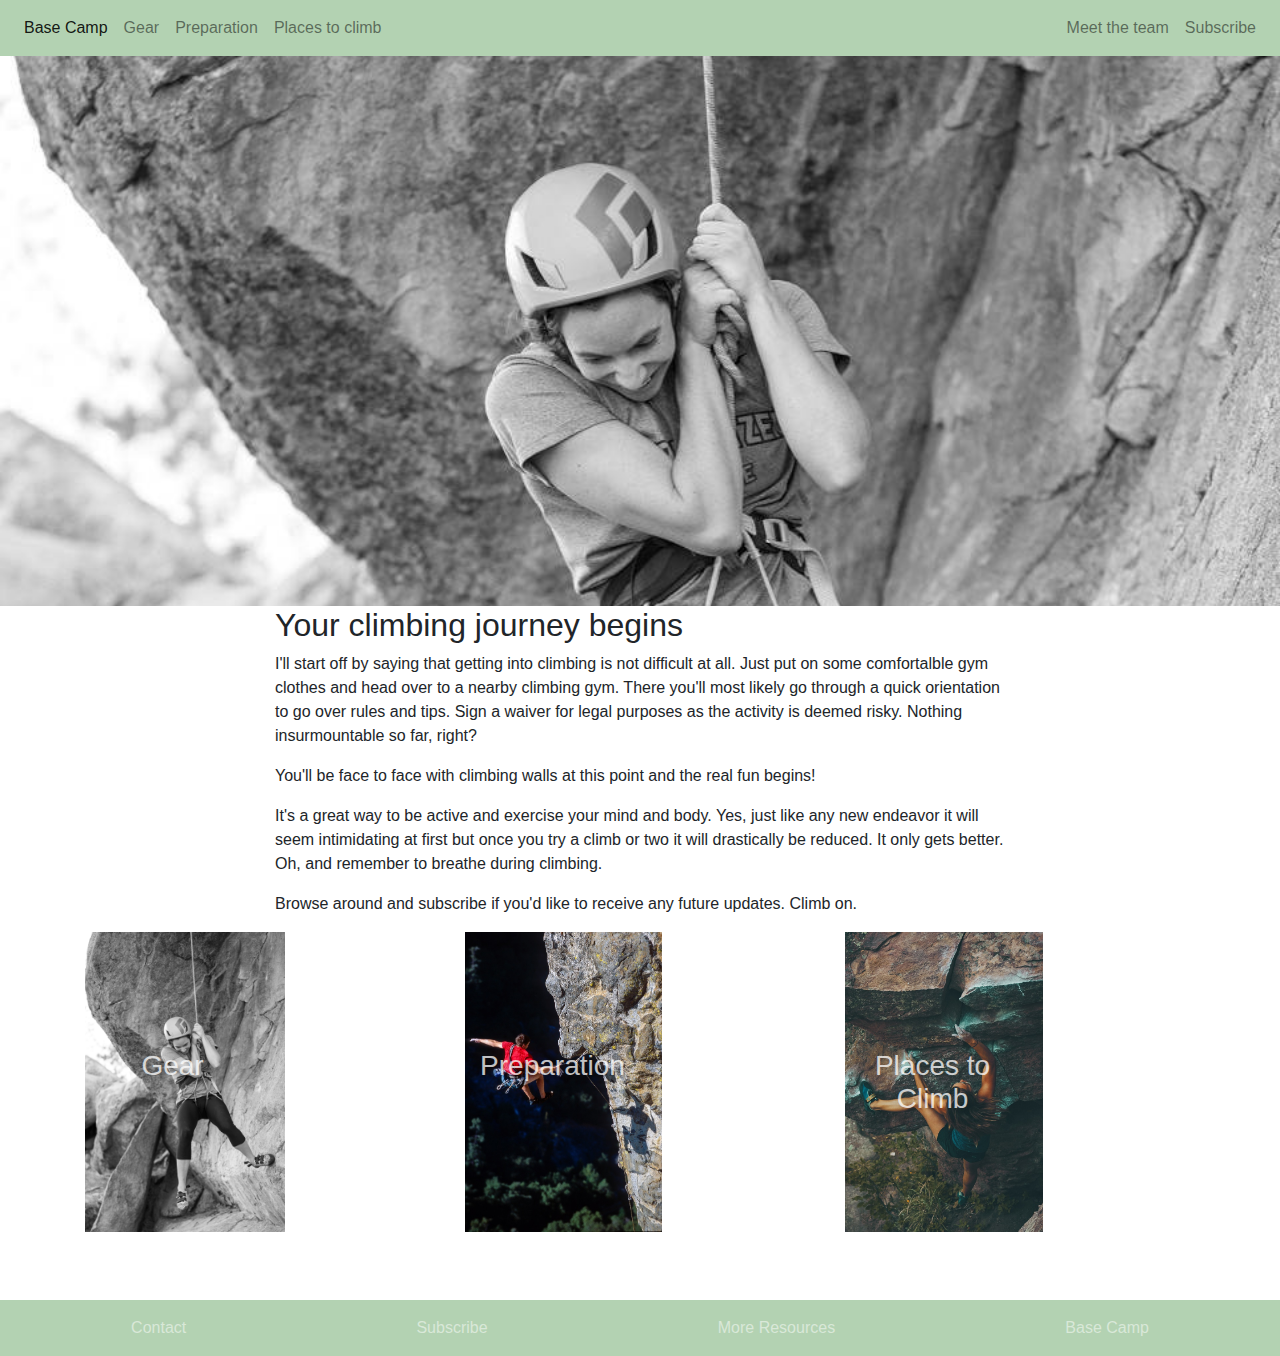
<file: index.html>
<!doctype html>
<html lang="en">
    
    <head>
        <!-- Required meta tags -->
        <meta charset="utf-8">
        <meta name="viewport" content="width=device-width, initial-scale=1, shrink-to-fit=no">

        <!-- Bootstrap CSS -->
        <link rel="stylesheet" href="https://maxcdn.bootstrapcdn.com/bootstrap/4.0.0/css/bootstrap.min.css" integrity="sha384-Gn5384xqQ1aoWXA+058RXPxPg6fy4IWvTNh0E263XmFcJlSAwiGgFAW/dAiS6JXm" crossorigin="anonymous">

        <link type="text/css" rel="stylesheet" href="css/style.css">
        
        <title>Base Camp</title>
    </head>
    <body>
        <nav class="navbar navbar-expand-lg navbar-light bg-light">
            <button class="navbar-toggler" type="button" data-toggle="collapse" data-target="#navbarTogglerDemo01" aria-controls="navbarTogglerDemo01" aria-expanded="false" aria-label="Toggle navigation">
            <span class="navbar-toggler-icon"></span>
            </button>
            <div class="collapse navbar-collapse" id="navbarTogglerDemo01">
                <ul class="navbar-nav mr-auto mt-2 mt-lg-0">
                    <li class="nav-item active">
                        <a class="nav-link" href="index.html">Base Camp<span class="sr-only">(current)</span></a>
                    </li>
                    <li class="nav-item">
                        <a class="nav-link" href="gear.html">Gear</a>
                    </li>
                    <li class="nav-item">
                        <a class="nav-link" href="preparation.html">Preparation</a>
                    </li>
                    <li class="nav-item">
                        <a class="nav-link" href="placestoclimb.html">Places to climb</a>
                    </li>
                </ul>
                
                <ul class="navbar-nav ml-auto mt-2 mt-lg-0 justify-content-end">
                    <li class="nav-item">
                        <a class="nav-link" href="meettheteam.html">Meet the team<span class="sr-only">(current)</span></a>
                    </li>
                    <li class="nav-item">
                        <a class="nav-link" href="subscribe.html">Subscribe</a>
                    </li>
                </ul>
                
            </div>
        </nav>
                
        <div id="carouselExampleSlidesOnly" class="carousel slide" data-ride="carousel">
            <div class="carousel-inner">
                <div class="carousel-item active">
                  <img class="d-block w-100" src="images/climbgears_3.jpg" alt="First slide">
                </div>
                <div class="carousel-item">
                  <img class="d-block w-100" src="images/climbfalls_2.jpg" alt="Second slide">
                </div>
                <div class="carousel-item">
                  <img class="d-block w-100" src="images/boulders1_2.jpg" alt="Third slide">
                </div>
            </div>
        </div>
        
        <div class="container">
            <div class="row">
                <div class="col"></div>
                
                <div class="col-8">
                    <h2>Your climbing journey begins</h2>
                </div>
                
                <div class="col"></div>
            </div>
            
            <div class="row">
                <div class="col"></div>
                
                <div class="col-8">
                    <p>I'll start off by saying that getting into climbing is not difficult at all. Just put on some comfortalble gym clothes and head over to a nearby climbing gym. There you'll most likely go through a quick orientation to go over rules and tips. Sign a waiver for legal purposes as the activity is deemed risky. Nothing insurmountable so far, right?</p>
                    
                    <p>You'll be face to face with climbing walls at this point and the real fun begins!</p>
                    
                    <p>It's a great way to be active and exercise your mind and body. Yes, just like any new endeavor it will seem intimidating at first but once you try a climb or two it will drastically be reduced. It only gets better. Oh, and remember to breathe during climbing.</p>
                    
                    <p>Browse around and subscribe if you'd like to receive any future updates. Climb on.</p>
                </div>
                
                <div class="col"></div>
            </div>
            
            <div class="row">
                <div class="col colwc">
                    <a href="gear.html">
                        <img src="images/climbgears.jpg">
                    </a>
                    <div class="center">
                        <h3><a href="gear.html">Gear</a></h3>
                    </div>
                </div>
                
                <div class="col colwc">
                    <a href="placestoclimb.html">
                        <img src="images/climbfalls.jpg">
                    </a>
                    <div class="center">
                        <h3><a href="preparation.html">Preparation</a></h3>
                    </div>
                </div>
                
                <div class="col colwc">
                    <a href="placestoclimb.html">
                        <img src="images/boulders1.jpg">
                    </a>
                    <div class="center">
                        <h3><a href="placestoclimb.html">Places to Climb</a></h3>
                    </div>
                </div>
            </div>
        </div>
        
        <nav class="navbar navbar-expand-lg navbar-dark bg-light">
            <button class="navbar-toggler" type="button" data-toggle="collapse" data-target="#navbarTogglerDemo02" aria-controls="navbarTogglerDemo02" aria-expanded="false" aria-label="Toggle navigation">
            <span class="navbar-toggler-icon"></span>
            </button>
            <div class="collapse navbar-collapse" id="navbarTogglerDemo02">
                <ul class="navbar-nav mr-auto mt-2 mt-lg-0 nav-fill w-100">
                    <li class="nav-item">
                        <a class="nav-link" href="contact.html">Contact</a>
                    </li>
                    <li class="nav-item">
                        <a class="nav-link" href="subscribe.html">Subscribe</a>
                    </li>
                    <li class="nav-item">
                        <a class="nav-link" href="moreresources.html">More Resources</a>
                    </li>
                    <li class="nav-item">
                        <a class="nav-link" href="index.html">Base Camp</a>
                    </li>
                </ul>                
            </div>
        </nav>

        <!-- Optional JavaScript -->
        <!-- jQuery first, then Popper.js, then Bootstrap JS -->
        <script src="https://code.jquery.com/jquery-3.2.1.slim.min.js" integrity="sha384-KJ3o2DKtIkvYIK3UENzmM7KCkRr/rE9/Qpg6aAZGJwFDMVNA/GpGFF93hXpG5KkN" crossorigin="anonymous"></script>
        <script src="https://cdnjs.cloudflare.com/ajax/libs/popper.js/1.12.9/umd/popper.min.js" integrity="sha384-ApNbgh9B+Y1QKtv3Rn7W3mgPxhU9K/ScQsAP7hUibX39j7fakFPskvXusvfa0b4Q" crossorigin="anonymous"></script>
        <script src="https://maxcdn.bootstrapcdn.com/bootstrap/4.0.0/js/bootstrap.min.js" integrity="sha384-JZR6Spejh4U02d8jOt6vLEHfe/JQGiRRSQQxSfFWpi1MquVdAyjUar5+76PVCmYl" crossorigin="anonymous"></script>
    </body>
</html>
</file>
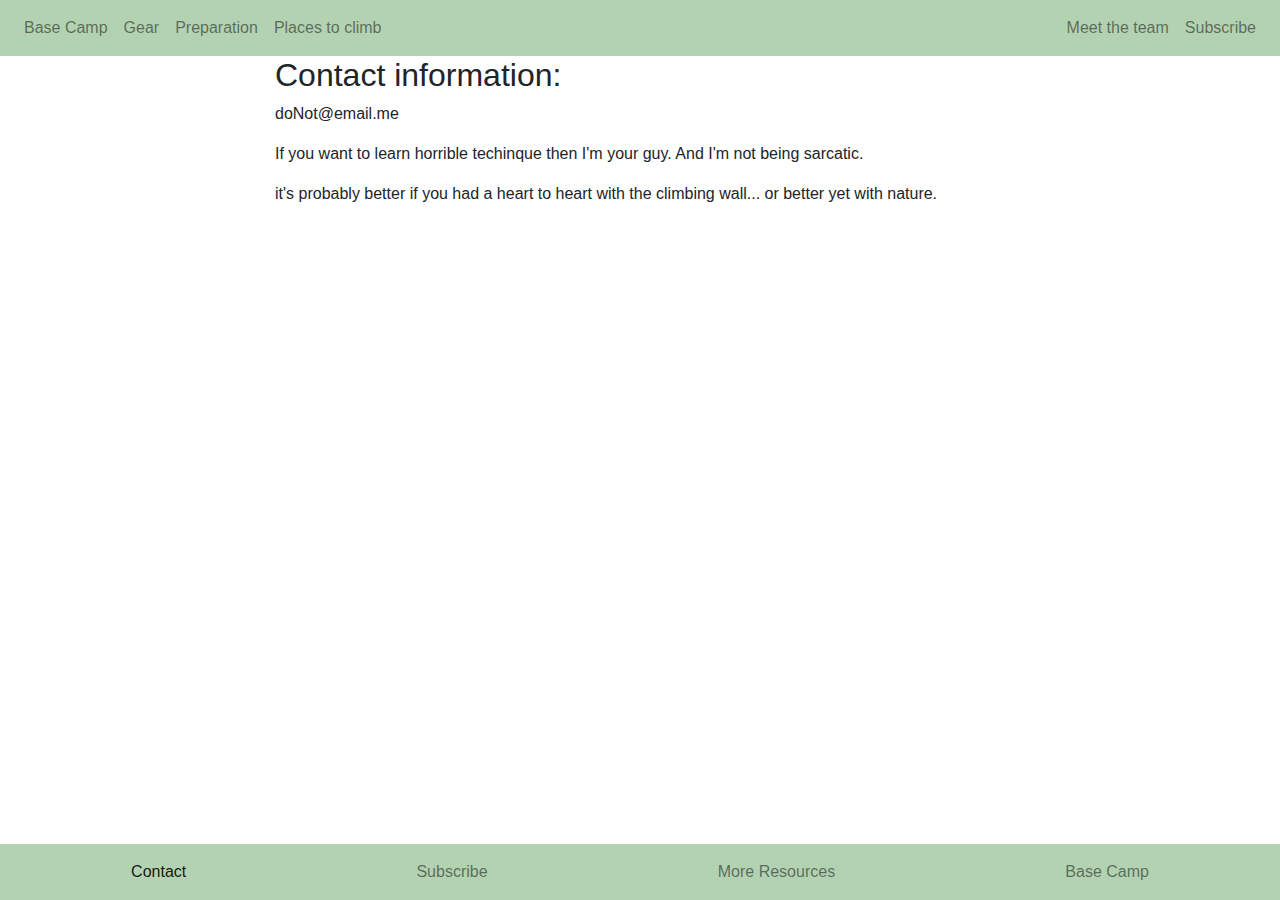
<file: contact.html>
<!doctype html>
<html lang="en">
    
    <head>
        <!-- Required meta tags -->
        <meta charset="utf-8">
        <meta name="viewport" content="width=device-width, initial-scale=1, shrink-to-fit=no">

        <!-- Bootstrap CSS -->
        <link rel="stylesheet" href="https://maxcdn.bootstrapcdn.com/bootstrap/4.0.0/css/bootstrap.min.css" integrity="sha384-Gn5384xqQ1aoWXA+058RXPxPg6fy4IWvTNh0E263XmFcJlSAwiGgFAW/dAiS6JXm" crossorigin="anonymous">

        <link type="text/css" rel="stylesheet" href="css/style.css">
        
        <title>Contact</title>
    </head>
    <body>
        <nav class="navbar navbar-expand-lg navbar-light bg-light">
            <button class="navbar-toggler" type="button" data-toggle="collapse" data-target="#navbarTogglerDemo01" aria-controls="navbarTogglerDemo01" aria-expanded="false" aria-label="Toggle navigation">
            <span class="navbar-toggler-icon"></span>
            </button>
            <div class="collapse navbar-collapse" id="navbarTogglerDemo01">
                <ul class="navbar-nav mr-auto mt-2 mt-lg-0">
                    <li class="nav-item">
                        <a class="nav-link" href="index.html">Base Camp</a>
                    </li>
                    <li class="nav-item">
                        <a class="nav-link" href="gear.html">Gear</a>
                    </li>
                    <li class="nav-item">
                        <a class="nav-link" href="preparation.html">Preparation</a>
                    </li>
                    <li class="nav-item">
                        <a class="nav-link" href="placestoclimb.html">Places to climb</a>
                    </li>
                </ul>
                
                <ul class="navbar-nav ml-auto mt-2 mt-lg-0 justify-content-end">
                    <li class="nav-item">
                        <a class="nav-link" href="meettheteam.html">Meet the team<span class="sr-only">(current)</span></a>
                    </li>
                    <li class="nav-item">
                        <a class="nav-link" href="subscribe.html">Subscribe</a>
                    </li>
                </ul>
                
            </div>
        </nav>
        
        <div class="container">
            <div class="row">
                <div class="col"></div>
                
                <div class="col-8">
                    <h2>Contact information:</h2>
                </div>
                
                <div class="col"></div>
            </div>
            
            <div class="row">
                <div class="col"></div>
                
                <div class="col-8">
                    <p>doNot@email.me</p>
                    
                    <p>If you want to learn horrible techinque then I'm your guy. And I'm not being sarcatic.</p>
                    
                    <p>it's probably better if you had a heart to heart with the climbing wall... or better yet with nature.</p>
                </div>
                
                <div class="col"></div>
            </div>
        </div>
        
        <nav class="navbar navbar-expand-lg navbar-light bg-light fixed-bottom">
            <button class="navbar-toggler" type="button" data-toggle="collapse" data-target="#navbarTogglerDemo02" aria-controls="navbarTogglerDemo02" aria-expanded="false" aria-label="Toggle navigation">
            <span class="navbar-toggler-icon"></span>
            </button>
            <div class="collapse navbar-collapse" id="navbarTogglerDemo02">
                <ul class="navbar-nav mr-auto mt-2 mt-lg-0 nav-fill w-100">
                    <li class="nav-item">
                        <a class="nav-link active" href="contact.html">Contact<span class="sr-only">(current)</span></a>
                    </li>
                    <li class="nav-item">
                        <a class="nav-link" href="subscribe.html">Subscribe</a>
                    </li>
                    <li class="nav-item">
                        <a class="nav-link" href="moreresources.html">More Resources</a>
                    </li>
                    <li class="nav-item">
                        <a class="nav-link" href="index.html">Base Camp</a>
                    </li>
                </ul>                
            </div>
        </nav>

        <!-- Optional JavaScript -->
        <!-- jQuery first, then Popper.js, then Bootstrap JS -->
        <script src="https://code.jquery.com/jquery-3.2.1.slim.min.js" integrity="sha384-KJ3o2DKtIkvYIK3UENzmM7KCkRr/rE9/Qpg6aAZGJwFDMVNA/GpGFF93hXpG5KkN" crossorigin="anonymous"></script>
        <script src="https://cdnjs.cloudflare.com/ajax/libs/popper.js/1.12.9/umd/popper.min.js" integrity="sha384-ApNbgh9B+Y1QKtv3Rn7W3mgPxhU9K/ScQsAP7hUibX39j7fakFPskvXusvfa0b4Q" crossorigin="anonymous"></script>
        <script src="https://maxcdn.bootstrapcdn.com/bootstrap/4.0.0/js/bootstrap.min.js" integrity="sha384-JZR6Spejh4U02d8jOt6vLEHfe/JQGiRRSQQxSfFWpi1MquVdAyjUar5+76PVCmYl" crossorigin="anonymous"></script>
    </body>
</html>
</file>
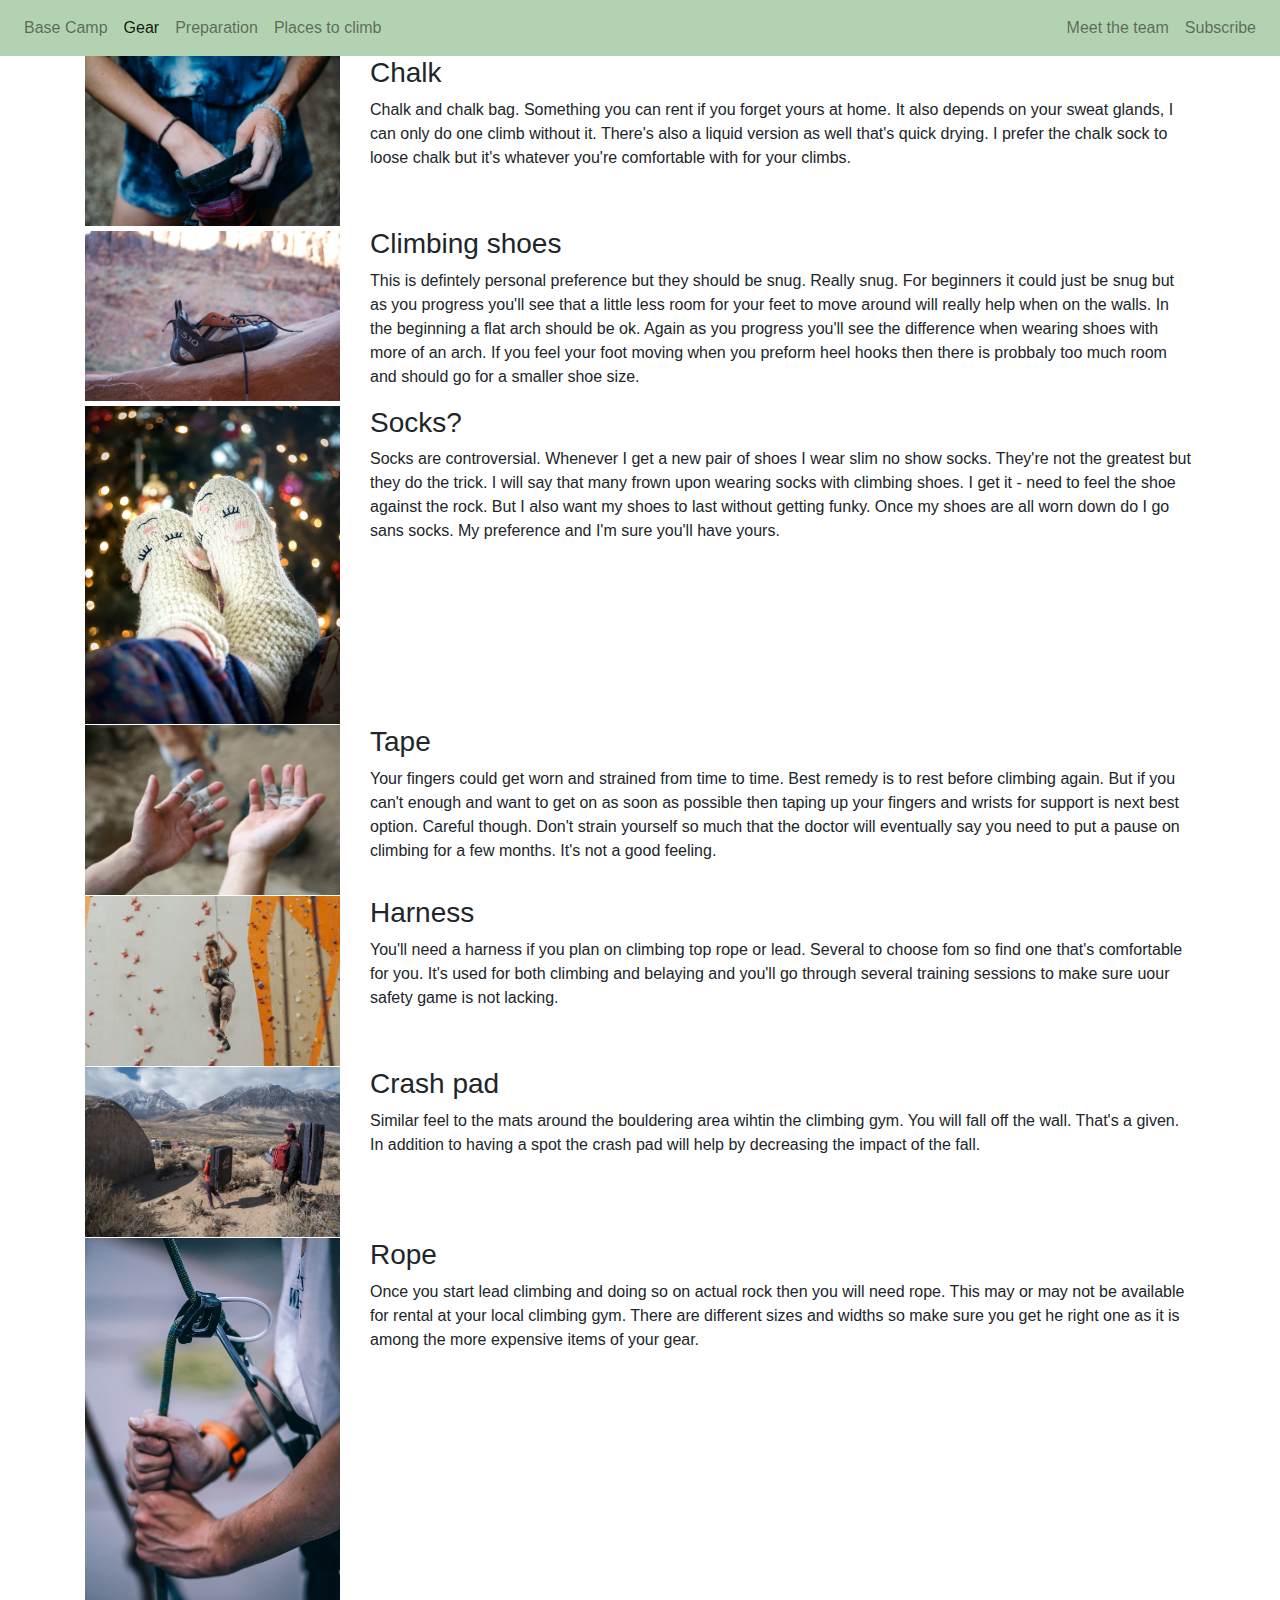
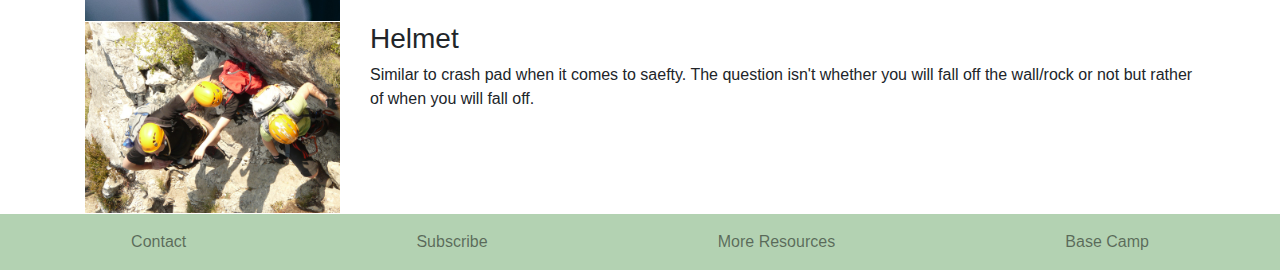
<file: gear.html>
<!doctype html>
<html lang="en">
    
    <head>
        <!-- Required meta tags -->
        <meta charset="utf-8">
        <meta name="viewport" content="width=device-width, initial-scale=1, shrink-to-fit=no">

        <!-- Bootstrap CSS -->
        <link rel="stylesheet" href="https://maxcdn.bootstrapcdn.com/bootstrap/4.0.0/css/bootstrap.min.css" integrity="sha384-Gn5384xqQ1aoWXA+058RXPxPg6fy4IWvTNh0E263XmFcJlSAwiGgFAW/dAiS6JXm" crossorigin="anonymous">

        <link type="text/css" rel="stylesheet" href="css/style.css">
        
        <title>Gear</title>
    </head>
    <body>
        <nav class="navbar navbar-expand-lg navbar-light bg-light">
            <button class="navbar-toggler" type="button" data-toggle="collapse" data-target="#navbarTogglerDemo01" aria-controls="navbarTogglerDemo01" aria-expanded="false" aria-label="Toggle navigation">
            <span class="navbar-toggler-icon"></span>
            </button>
            <div class="collapse navbar-collapse" id="navbarTogglerDemo01">
                <ul class="navbar-nav mr-auto mt-2 mt-lg-0">
                    <li class="nav-item">
                        <a class="nav-link" href="index.html">Base Camp</a>
                    </li>
                    <li class="nav-item">
                        <a class="nav-link active" href="gear.html">Gear<span class="sr-only">(current)</span></a>
                    </li>
                    <li class="nav-item">
                        <a class="nav-link" href="preparation.html">Preparation</a>
                    </li>
                    <li class="nav-item">
                        <a class="nav-link" href="placestoclimb.html">Places to climb</a>
                    </li>
                </ul>
                
                <ul class="navbar-nav ml-auto mt-2 mt-lg-0 justify-content-end">
                    <li class="nav-item">
                        <a class="nav-link" href="meettheteam.html">Meet the team<span class="sr-only">(current)</span></a>
                    </li>
                    <li class="nav-item">
                        <a class="nav-link" href="subscribe.html">Subscribe</a>
                    </li>
                </ul>
                
            </div>
        </nav>
        
        <div class="container">
            <div class="row">
                <div class="col-3 d-flex align-items-center">
                    <img src="images/chalkhandss.jpg" class="img-fluid">
                </div>
                
                <div class="col-9">
                    <h3>Chalk</h3>
                    <p>Chalk and chalk bag. Something you can rent if you forget yours at home. It also depends on your sweat glands, I can only do one climb without it. There's also a liquid version as well that's quick drying. I prefer the chalk sock to loose chalk but it's whatever you're comfortable with for your climbs.</p>
                </div>
                
                <div class="col"></div>
            </div>
            
            <div class="row">
                <div class="col-3 d-flex align-items-center">
                    <img src="images/climbingshoes.jpg" class="img-fluid">
                </div>
                
                <div class="col-9">
                    <h3>Climbing shoes</h3>
                    <p>This is defintely personal preference but they should be snug. Really snug. For beginners it could just be snug but as you progress you'll see that a little less room for your feet to move around will really help when on the walls. In the beginning a flat arch should be ok. Again as you progress you'll see the difference when wearing shoes with more of an arch. If you feel your foot moving when you preform heel hooks then there is probbaly too much room and should go for a smaller shoe size.</p>
                </div>
                
                <div class="col"></div>
            </div>
            
            <div class="row">
                <div class="col-3 d-flex align-items-center">
                    <img src="images/sockss.jpg" class="img-fluid">
                </div>
                
                <div class="col-9">
                    <h3>Socks?</h3>
                    <p>Socks are controversial. Whenever I get a new pair of shoes I wear slim no show socks. They're not the greatest but they do the trick. I will say that many frown upon wearing socks with climbing shoes. I get it - need to feel the shoe against the rock. But I also want my shoes to last without getting funky. Once my shoes are all worn down do I go sans socks. My preference and I'm sure you'll have yours.</p>
                </div>
                
                <div class="col"></div>
            </div>
            
            <div class="row">
                <div class="col-3 d-flex align-items-center">
                    <img src="images/climbinghandstape.jpg" class="img-fluid">
                </div>
                
                <div class="col-9">
                    <h3>Tape</h3>
                    <p>Your fingers could get worn and strained from time to time. Best remedy is to rest before climbing again. But if you can't enough and want to get on as soon as possible then taping up your fingers and wrists for support is next best option. Careful though. Don't strain yourself so much that the doctor will eventually say you need to put a pause on climbing for a few months. It's not a good feeling.</p>
                </div>
                
                <div class="col"></div>
            </div>
            
            <div class="row">
                <div class="col-3 d-flex align-items-center">
                    <img src="images/climbinggyms4.jpg" class="img-fluid">
                </div>
                
                <div class="col-9">
                    <h3>Harness</h3>
                    <p>You'll need a harness if you plan on climbing top rope or lead. Several to choose fom so find one that's comfortable for you. It's used for both climbing and belaying and you'll go through several training sessions to make sure uour safety game is not lacking.</p>
                </div>
                
                <div class="col"></div>
            </div>
            
            <div class="row">
                <div class="col-3 d-flex align-items-center">
                    <img src="images/crashpads2.jpg" class="img-fluid">
                </div>
                
                <div class="col-9">
                    <h3>Crash pad</h3>
                    <p>Similar feel to the mats around the bouldering area wihtin the climbing gym. You will fall off the wall. That's a given. In addition to having a spot the crash pad will help by decreasing the impact of the fall.</p>
                </div>
                
                <div class="col"></div>
            </div>
            
            <div class="row">
                <div class="col-3 d-flex align-items-center">
                    <img src="images/ropehands.jpg" class="img-fluid">
                </div>
                
                <div class="col-9">
                    <h3>Rope</h3>
                    <p>Once you start lead climbing and doing so on actual rock then you will need rope. This may or may not be available for rental at your local climbing gym. There are different sizes and widths so make sure you get he right one as it is among the more expensive items of your gear.</p>
                </div>
                
                <div class="col"></div>
            </div>
            
            <div class="row">
                <div class="col-3 d-flex align-items-center">
                    <img src="images/climbinghelmet.jpg" class="img-fluid">
                </div>
                
                <div class="col-9">
                    <h3>Helmet</h3>
                    <p>Similar to crash pad when it comes to saefty. The question isn't whether you will fall off the wall/rock or not but rather of when you will fall off.</p>
                </div>
                
                <div class="col"></div>
            </div>
            
            
        </div>
        
        <nav class="navbar navbar-expand-lg navbar-light bg-light">
            <button class="navbar-toggler" type="button" data-toggle="collapse" data-target="#navbarTogglerDemo02" aria-controls="navbarTogglerDemo02" aria-expanded="false" aria-label="Toggle navigation">
            <span class="navbar-toggler-icon"></span>
            </button>
            <div class="collapse navbar-collapse" id="navbarTogglerDemo02">
                <ul class="navbar-nav mr-auto mt-2 mt-lg-0 nav-fill w-100">
                    <li class="nav-item">
                        <a class="nav-link" href="contact.html">Contact</a>
                    </li>
                    <li class="nav-item">
                        <a class="nav-link" href="subscribe.html">Subscribe</a>
                    </li>
                    <li class="nav-item">
                        <a class="nav-link" href="moreresources.html">More Resources</a>
                    </li>
                    <li class="nav-item">
                        <a class="nav-link" href="index.html">Base Camp</a>
                    </li>
                </ul>                
            </div>
        </nav>

        <!-- Optional JavaScript -->
        <!-- jQuery first, then Popper.js, then Bootstrap JS -->
        <script src="https://code.jquery.com/jquery-3.2.1.slim.min.js" integrity="sha384-KJ3o2DKtIkvYIK3UENzmM7KCkRr/rE9/Qpg6aAZGJwFDMVNA/GpGFF93hXpG5KkN" crossorigin="anonymous"></script>
        <script src="https://cdnjs.cloudflare.com/ajax/libs/popper.js/1.12.9/umd/popper.min.js" integrity="sha384-ApNbgh9B+Y1QKtv3Rn7W3mgPxhU9K/ScQsAP7hUibX39j7fakFPskvXusvfa0b4Q" crossorigin="anonymous"></script>
        <script src="https://maxcdn.bootstrapcdn.com/bootstrap/4.0.0/js/bootstrap.min.js" integrity="sha384-JZR6Spejh4U02d8jOt6vLEHfe/JQGiRRSQQxSfFWpi1MquVdAyjUar5+76PVCmYl" crossorigin="anonymous"></script>
    </body>
</html>
</file>
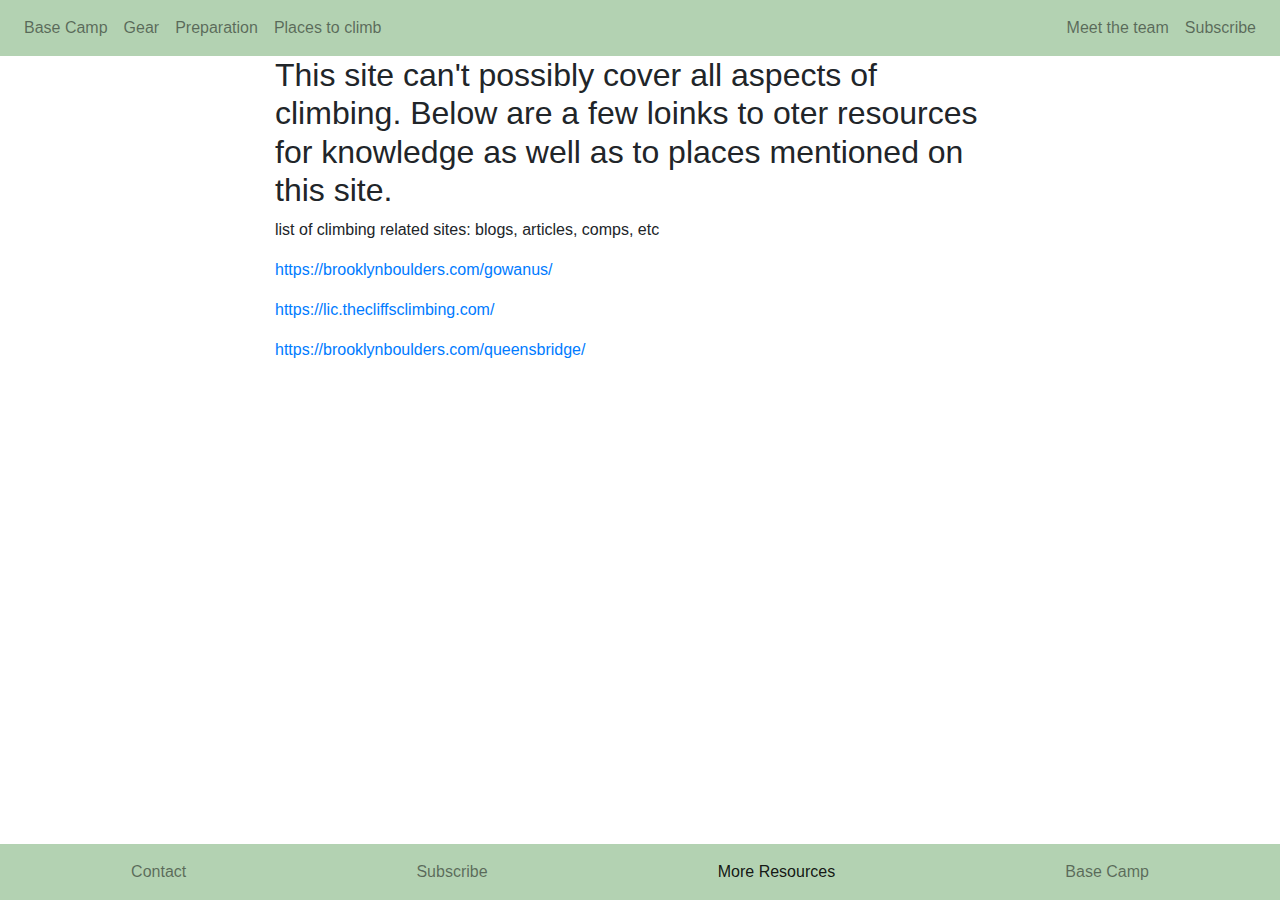
<file: moreresources.html>
<!doctype html>
<html lang="en">
    
    <head>
        <!-- Required meta tags -->
        <meta charset="utf-8">
        <meta name="viewport" content="width=device-width, initial-scale=1, shrink-to-fit=no">

        <!-- Bootstrap CSS -->
        <link rel="stylesheet" href="https://maxcdn.bootstrapcdn.com/bootstrap/4.0.0/css/bootstrap.min.css" integrity="sha384-Gn5384xqQ1aoWXA+058RXPxPg6fy4IWvTNh0E263XmFcJlSAwiGgFAW/dAiS6JXm" crossorigin="anonymous">

        <link type="text/css" rel="stylesheet" href="css/style.css">
        
        <title>More Resources</title>
    </head>
    <body>
        <nav class="navbar navbar-expand-lg navbar-light bg-light">
            <button class="navbar-toggler" type="button" data-toggle="collapse" data-target="#navbarTogglerDemo01" aria-controls="navbarTogglerDemo01" aria-expanded="false" aria-label="Toggle navigation">
            <span class="navbar-toggler-icon"></span>
            </button>
            <div class="collapse navbar-collapse" id="navbarTogglerDemo01">
                <ul class="navbar-nav mr-auto mt-2 mt-lg-0">
                    <li class="nav-item">
                        <a class="nav-link" href="index.html">Base Camp</a>
                    </li>
                    <li class="nav-item">
                        <a class="nav-link" href="gear.html">Gear</a>
                    </li>
                    <li class="nav-item">
                        <a class="nav-link" href="preparation.html">Preparation</a>
                    </li>
                    <li class="nav-item">
                        <a class="nav-link" href="placestoclimb.html">Places to climb</a>
                    </li>
                </ul>
                
                <ul class="navbar-nav ml-auto mt-2 mt-lg-0 justify-content-end">
                    <li class="nav-item">
                        <a class="nav-link" href="meettheteam.html">Meet the team<span class="sr-only">(current)</span></a>
                    </li>
                    <li class="nav-item">
                        <a class="nav-link" href="subscribe.html">Subscribe</a>
                    </li>
                </ul>
                
            </div>
        </nav>
        
        <div class="container">
            <div class="row">
                <div class="col"></div>
                
                <div class="col-8">
                    <h2>This site can't possibly cover all aspects of climbing. Below are a few loinks to oter resources for knowledge as well as to places mentioned on this site.</h2>
                    <p>list of climbing related sites: blogs, articles, comps, etc</p>
                    <p><a href="https://brooklynboulders.com/gowanus/">https://brooklynboulders.com/gowanus/</a></p>
                    <p><a href="https://lic.thecliffsclimbing.com/">https://lic.thecliffsclimbing.com/</a></p>
                    <p><a href="https://brooklynboulders.com/queensbridge/">https://brooklynboulders.com/queensbridge/</a></p>
                </div>
                
                <div class="col"></div>
            </div>
            
            <div class="row">
                <div class="col"></div>
                
                <div class="col-8">
                    <iframe src="https://www.google.com/maps/embed?pb=!1m18!1m12!1m3!1d48377.853469355505!2d-74.00406150400323!3d40.72647260496428!2m3!1f0!2f0!3f0!3m2!1i1024!2i768!4f13.1!3m3!1m2!1s0x89c25927c411edc5%3A0x59ed14c2ffcc7b2b!2sThe+Cliffs+at+LIC!5e0!3m2!1sen!2sus!4v1556145558566!5m2!1sen!2sus" width="400" height="300" frameborder="0" style="border:0" allowfullscreen></iframe>
                </div>
                
                <div class="col"></div>
            </div>
            
        </div>
        
        <nav class="navbar navbar-expand-lg navbar-light bg-light fixed-bottom">
            <button class="navbar-toggler" type="button" data-toggle="collapse" data-target="#navbarTogglerDemo02" aria-controls="navbarTogglerDemo02" aria-expanded="false" aria-label="Toggle navigation">
            <span class="navbar-toggler-icon"></span>
            </button>
            <div class="collapse navbar-collapse" id="navbarTogglerDemo02">
                <ul class="navbar-nav mr-auto mt-2 mt-lg-0 nav-fill w-100">
                    <li class="nav-item">
                        <a class="nav-link" href="contact.html">Contact</a>
                    </li>
                    <li class="nav-item">
                        <a class="nav-link" href="subscribe.html">Subscribe</a>
                    </li>
                    <li class="nav-item">
                        <a class="nav-link active" href="moreresources.html">More Resources<span class="sr-only">(current)</span></a>
                    </li>
                    <li class="nav-item">
                        <a class="nav-link" href="index.html">Base Camp</a>
                    </li>
                </ul>                
            </div>
        </nav>

        <!-- Optional JavaScript -->
        <!-- jQuery first, then Popper.js, then Bootstrap JS -->
        <script src="https://code.jquery.com/jquery-3.2.1.slim.min.js" integrity="sha384-KJ3o2DKtIkvYIK3UENzmM7KCkRr/rE9/Qpg6aAZGJwFDMVNA/GpGFF93hXpG5KkN" crossorigin="anonymous"></script>
        <script src="https://cdnjs.cloudflare.com/ajax/libs/popper.js/1.12.9/umd/popper.min.js" integrity="sha384-ApNbgh9B+Y1QKtv3Rn7W3mgPxhU9K/ScQsAP7hUibX39j7fakFPskvXusvfa0b4Q" crossorigin="anonymous"></script>
        <script src="https://maxcdn.bootstrapcdn.com/bootstrap/4.0.0/js/bootstrap.min.js" integrity="sha384-JZR6Spejh4U02d8jOt6vLEHfe/JQGiRRSQQxSfFWpi1MquVdAyjUar5+76PVCmYl" crossorigin="anonymous"></script>
    </body>
</html>
</file>
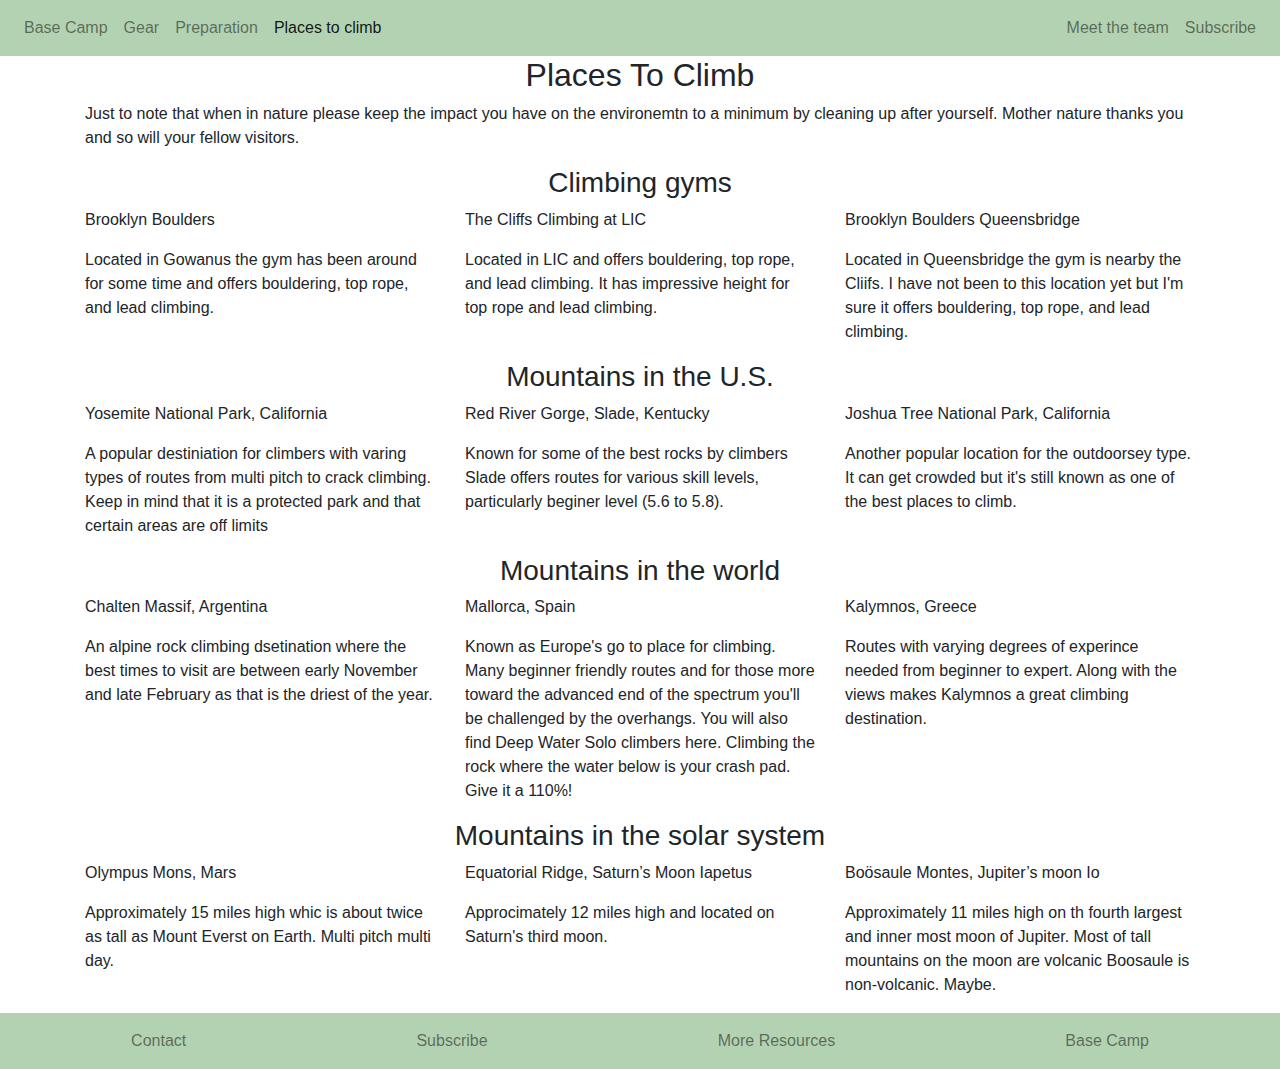
<file: placestoclimb.html>
<!doctype html>
<html lang="en">
    
    <head>
        <!-- Required meta tags -->
        <meta charset="utf-8">
        <meta name="viewport" content="width=device-width, initial-scale=1, shrink-to-fit=no">

        <!-- Bootstrap CSS -->
        <link rel="stylesheet" href="https://maxcdn.bootstrapcdn.com/bootstrap/4.0.0/css/bootstrap.min.css" integrity="sha384-Gn5384xqQ1aoWXA+058RXPxPg6fy4IWvTNh0E263XmFcJlSAwiGgFAW/dAiS6JXm" crossorigin="anonymous">

        <link type="text/css" rel="stylesheet" href="css/style.css">
        
        <title>Places o climb</title>
    </head>
    <body>
        <nav class="navbar navbar-expand-lg navbar-light bg-light">
            <button class="navbar-toggler" type="button" data-toggle="collapse" data-target="#navbarTogglerDemo01" aria-controls="navbarTogglerDemo01" aria-expanded="false" aria-label="Toggle navigation">
            <span class="navbar-toggler-icon"></span>
            </button>
            <div class="collapse navbar-collapse" id="navbarTogglerDemo01">
                <ul class="navbar-nav mr-auto mt-2 mt-lg-0">
                    <li class="nav-item">
                        <a class="nav-link" href="index.html">Base Camp</a>
                    </li>
                    <li class="nav-item">
                        <a class="nav-link" href="gear.html">Gear</a>
                    </li>
                    <li class="nav-item">
                        <a class="nav-link" href="preparation.html">Preparation</a>
                    </li>
                    <li class="nav-item  active">
                        <a class="nav-link" href="placestoclimb.html">Places to climb<span class="sr-only">(current)</span></a>
                    </li>
                </ul>
                
                <ul class="navbar-nav ml-auto mt-2 mt-lg-0 justify-content-end">
                    <li class="nav-item">
                        <a class="nav-link" href="meettheteam.html">Meet the team<span class="sr-only">(current)</span></a>
                    </li>
                    <li class="nav-item">
                        <a class="nav-link" href="subscribe.html">Subscribe</a>
                    </li>
                </ul>
                
            </div>
        </nav>
        
        <div class="container">
            <div class="row">
                <div class="col"></div>
                
                <div class="col-8">
                    <h2 class="placesCenter">Places To Climb</h2>
                </div>
                
                <div class="col"></div>
            </div>
            
            <div class="row">
                <div class="col">
                    <p>Just to note that when in nature please keep the impact you have on the environemtn to a minimum by cleaning up after yourself. Mother nature thanks you and so will your fellow visitors.</p>
                </div>
            </div>
            
            <div class="row">
                <div class="col"></div>
                
                <div class="col-8">
                    <h3 class="placesCenter">Climbing gyms</h3>
                </div>
                
                <div class="col"></div>
            </div>
            
            <div class="row">
                <div class="col-4">
                    <p>Brooklyn Boulders</p>
                </div>
                
                <div class="col-4">
                    <p>The Cliffs Climbing at LIC</p>
                </div>
                
                <div class="col-4">
                    <p>Brooklyn Boulders Queensbridge</p>
                </div>
            </div>
            
            <div class="row">
                <div class="col-4">
                    <p>Located in Gowanus the gym has been around for some time and offers bouldering, top rope, and lead climbing.</p>
                </div>
                
                <div class="col-4">
                    <p>Located in LIC and offers bouldering, top rope, and lead climbing. It has impressive height for top rope and lead climbing.</p>
                </div>
                
                <div class="col-4">
                    <p>Located in Queensbridge the gym is nearby the Cliifs. I have not been to this location yet but I'm sure it offers bouldering, top rope, and lead climbing.</p>
                </div>
            </div>
            
            <!---another section--->
            
            <div class="row">
                <div class="col"></div>
                
                <div class="col-8">
                    <h3 class="placesCenter">Mountains in the U.S.</h3>
                </div>
                
                <div class="col"></div>
            </div>
            
            <div class="row">
                <div class="col-4">
                    <p>Yosemite National Park, California</p>
                </div>
                
                <div class="col-4">
                    <p>Red River Gorge, Slade, Kentucky</p>
                </div>
                
                <div class="col-4">
                    <p>Joshua Tree National Park, California</p>
                </div>
            </div>
            
            <div class="row">
                <div class="col-4">
                    <p>A popular destiniation for climbers with varing types of routes from multi pitch to crack climbing. Keep in mind that it is a protected park and that certain areas are off limits</p>
                </div>
                
                <div class="col-4">
                    <p>Known for some of the best rocks by climbers Slade offers routes for various skill levels, particularly beginer level (5.6 to 5.8).</p>
                </div>
                
                <div class="col-4">
                    <p>Another popular location for the outdoorsey type. It can get crowded but it's still known as one of the best places to climb.</p>
                </div>
            </div>
            
            <!---another section--->
            
            <div class="row">
                <div class="col"></div>
                
                <div class="col-8">
                    <h3 class="placesCenter">Mountains in the world</h3>
                </div>
                
                <div class="col"></div>
            </div>
            
            <div class="row">
                <div class="col-4">
                    <p>Chalten Massif, Argentina</p>
                </div>
                
                <div class="col-4">
                    <p>Mallorca, Spain</p>
                </div>
                
                <div class="col-4">
                    <p>Kalymnos, Greece</p>
                </div>
            </div>
            
            <div class="row">
                <div class="col-4">
                    <p>An alpine rock climbing dsetination where the best times to visit are between early November and late February as that is the driest of the year.</p>
                </div>
                
                <div class="col-4">
                    <p>Known as Europe's go to place for climbing. Many beginner friendly routes and for those more toward the advanced end of the spectrum you'll be challenged by the overhangs. You will also find Deep Water Solo climbers here. Climbing the rock where the water below is your crash pad. Give it a 110%!</p>
                </div>
                
                <div class="col-4">
                    <p>Routes with varying degrees of experince needed from beginner to expert. Along with the views makes Kalymnos a great climbing destination.</p>
                </div>
            </div>
            
            <!---another section--->
            
            <div class="row">
                <div class="col"></div>
                
                <div class="col-8">
                    <h3 class="placesCenter">Mountains in the solar system</h3>
                </div>
                
                <div class="col"></div>
            </div>
            
            <div class="row">
                <div class="col-4">
                    <p>Olympus Mons, Mars</p>
                </div>
                
                <div class="col-4">
                    <p>Equatorial Ridge, Saturn’s Moon Iapetus</p>
                </div>
                
                <div class="col-4">
                    <p>Boösaule Montes, Jupiter’s moon Io</p>
                </div>
            </div>
            
            <div class="row">
                <div class="col-4">
                    <p>Approximately 15 miles high whic is about twice as tall as Mount Everst on Earth. Multi pitch multi day.</p>
                </div>
                
                <div class="col-4">
                    <p>Approcimately 12 miles high and located on Saturn's third moon.</p>
                </div>
                
                <div class="col-4">
                    <p>Approximately 11 miles high on th fourth largest and inner most moon of Jupiter. Most of tall mountains on the moon are volcanic Boosaule is non-volcanic. Maybe.</p>
                </div>
            </div>
        </div>
        
        <nav class="navbar navbar-expand-lg navbar-light bg-light">
            <button class="navbar-toggler" type="button" data-toggle="collapse" data-target="#navbarTogglerDemo02" aria-controls="navbarTogglerDemo02" aria-expanded="false" aria-label="Toggle navigation">
            <span class="navbar-toggler-icon"></span>
            </button>
            <div class="collapse navbar-collapse" id="navbarTogglerDemo02">
                <ul class="navbar-nav mr-auto mt-2 mt-lg-0 nav-fill w-100">
                    <li class="nav-item">
                        <a class="nav-link" href="contact.html">Contact</a>
                    </li>
                    <li class="nav-item">
                        <a class="nav-link" href="subscribe.html">Subscribe</a>
                    </li>
                    <li class="nav-item">
                        <a class="nav-link" href="moreresources.html">More Resources</a>
                    </li>
                    <li class="nav-item">
                        <a class="nav-link" href="index.html">Base Camp</a>
                    </li>
                </ul>                
            </div>
        </nav>

        <!-- Optional JavaScript -->
        <!-- jQuery first, then Popper.js, then Bootstrap JS -->
        <script src="https://code.jquery.com/jquery-3.2.1.slim.min.js" integrity="sha384-KJ3o2DKtIkvYIK3UENzmM7KCkRr/rE9/Qpg6aAZGJwFDMVNA/GpGFF93hXpG5KkN" crossorigin="anonymous"></script>
        <script src="https://cdnjs.cloudflare.com/ajax/libs/popper.js/1.12.9/umd/popper.min.js" integrity="sha384-ApNbgh9B+Y1QKtv3Rn7W3mgPxhU9K/ScQsAP7hUibX39j7fakFPskvXusvfa0b4Q" crossorigin="anonymous"></script>
        <script src="https://maxcdn.bootstrapcdn.com/bootstrap/4.0.0/js/bootstrap.min.js" integrity="sha384-JZR6Spejh4U02d8jOt6vLEHfe/JQGiRRSQQxSfFWpi1MquVdAyjUar5+76PVCmYl" crossorigin="anonymous"></script>
        
    </body>
</html>
</file>
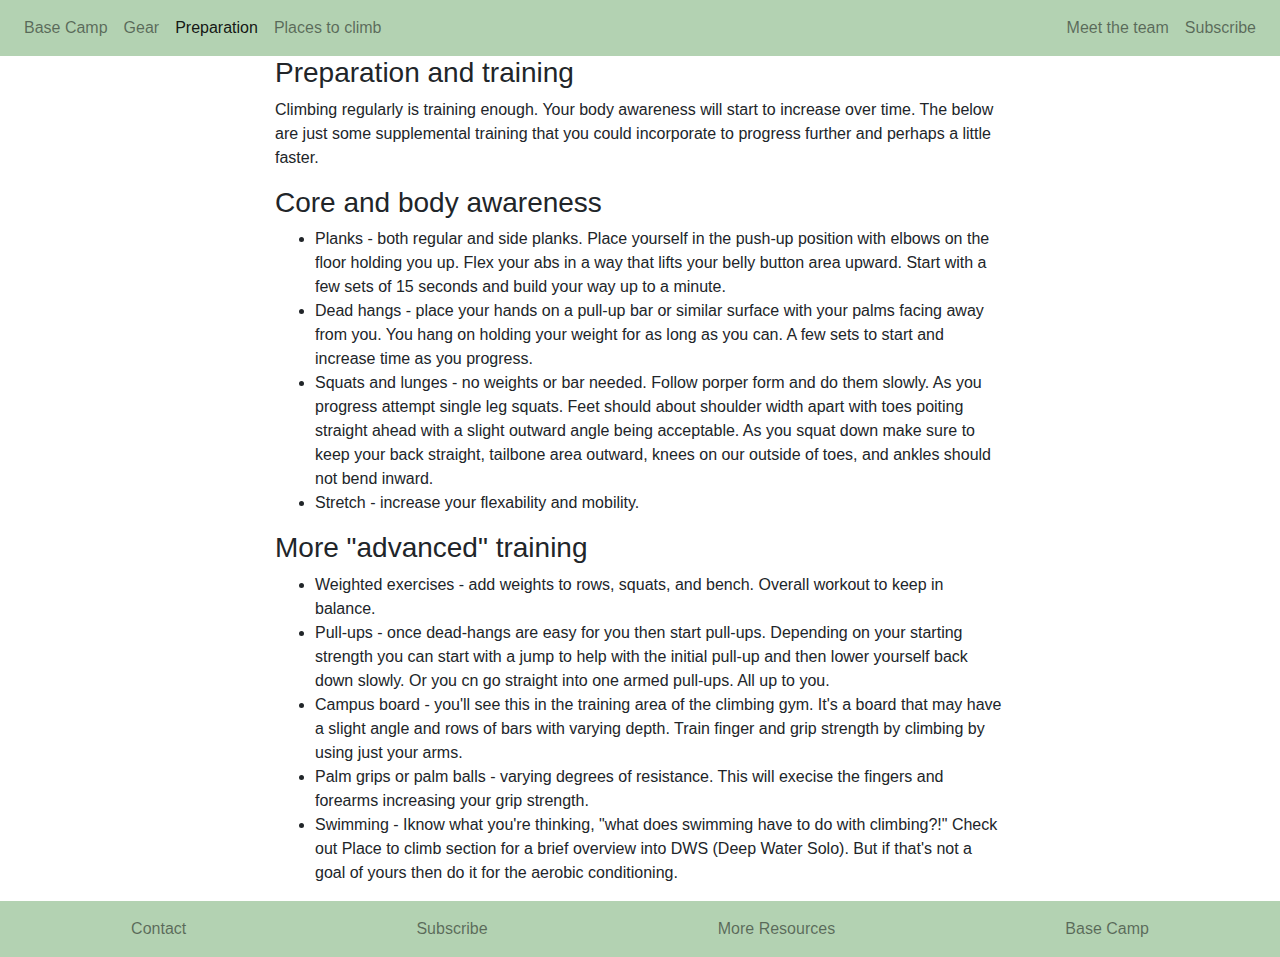
<file: preparation.html>
<!doctype html>
<html lang="en">
    
    <head>
        <!-- Required meta tags -->
        <meta charset="utf-8">
        <meta name="viewport" content="width=device-width, initial-scale=1, shrink-to-fit=no">

        <!-- Bootstrap CSS -->
        <link rel="stylesheet" href="https://maxcdn.bootstrapcdn.com/bootstrap/4.0.0/css/bootstrap.min.css" integrity="sha384-Gn5384xqQ1aoWXA+058RXPxPg6fy4IWvTNh0E263XmFcJlSAwiGgFAW/dAiS6JXm" crossorigin="anonymous">

        <link type="text/css" rel="stylesheet" href="css/style.css">
        
        <title>Preparation</title>
    </head>
    <body>
        <nav class="navbar navbar-expand-lg navbar-light bg-light">
            <button class="navbar-toggler" type="button" data-toggle="collapse" data-target="#navbarTogglerDemo01" aria-controls="navbarTogglerDemo01" aria-expanded="false" aria-label="Toggle navigation">
            <span class="navbar-toggler-icon"></span>
            </button>
            <div class="collapse navbar-collapse" id="navbarTogglerDemo01">
                <ul class="navbar-nav mr-auto mt-2 mt-lg-0">
                    <li class="nav-item">
                        <a class="nav-link" href="index.html">Base Camp</a>
                    </li>
                    <li class="nav-item">
                        <a class="nav-link" href="gear.html">Gear</a>
                    </li>
                    <li class="nav-item active">
                        <a class="nav-link" href="preparation.html">Preparation<span class="sr-only">(current)</span></a>
                    </li>
                    <li class="nav-item">
                        <a class="nav-link" href="placestoclimb.html">Places to climb</a>
                    </li>
                </ul>
                
                <ul class="navbar-nav ml-auto mt-2 mt-lg-0 justify-content-end">
                    <li class="nav-item">
                        <a class="nav-link" href="meettheteam.html">Meet the team<span class="sr-only">(current)</span></a>
                    </li>
                    <li class="nav-item">
                        <a class="nav-link" href="subscribe.html">Subscribe</a>
                    </li>
                </ul>
                
            </div>
        </nav>
        
        <div class="container">
            <div class="row">
                <div class="col"></div>
                
                <div class="col-8">
                    <h3>Preparation and training</h3>
                    <p>Climbing regularly is training enough. Your body awareness will start to increase over time. The below are just some supplemental training that you could incorporate to progress further and perhaps a little faster.</p>
                </div>
                
                <div class="col"></div>
            </div>
            
            <div class="row">
                <div class="col"></div>
                
                <div class="col-8">
                    <h3>Core and body awareness</h3>
                    <ul class="trainlist">
                        <li>Planks - both regular and side planks. Place yourself in the push-up position with elbows on the floor holding you up. Flex your abs in a way that lifts your belly button area upward. Start with a few sets of 15 seconds and build your way up to a minute.</li>
                        <li>Dead hangs - place your hands on a pull-up bar or similar surface with your palms facing away from you. You hang on holding your weight for as long as you can. A few sets to start and increase time as you progress.</li>
                        <li>Squats and lunges - no weights or bar needed. Follow porper form and do them slowly. As you progress attempt single leg squats. Feet should about shoulder width apart with toes poiting straight ahead with a slight outward angle being acceptable. As you squat down make sure to keep your back straight, tailbone area outward, knees on our outside of toes, and ankles should not bend inward.</li>
                        <li>Stretch - increase your flexability and mobility.</li>
                    </ul>
                </div>
                
                <div class="col"></div>
            </div>
            
            <div class="row">
                <div class="col"></div>
                
                <div class="col-8">
                    <h3>More "advanced" training</h3>
                    <ul class="trainlist">
                        <li>Weighted exercises - add weights to rows, squats, and bench. Overall workout to keep in balance.</li>
                        <li>Pull-ups - once dead-hangs are easy for you then start pull-ups. Depending on your starting strength you can start with a jump to help with the initial pull-up and then lower yourself back down slowly. Or you cn go straight into one armed pull-ups. All up to you.</li>
                        <li>Campus board - you'll see this in the training area of the climbing gym. It's a board that may have a slight angle and rows of bars with varying depth. Train finger and grip strength by climbing by using just your arms.</li>
                        <li>Palm grips or palm balls - varying degrees of resistance. This will execise the fingers and forearms increasing your grip strength.</li>
                        <li>Swimming - Iknow what you're thinking, "what does swimming have to do with climbing?!" Check out Place to climb section for a brief overview into DWS (Deep Water Solo). But if that's not a goal of yours then do it for the aerobic conditioning.</li>
                    </ul>
                </div>
                
                <div class="col"></div>
            </div>
            
        </div>
        
        <nav class="navbar navbar-expand-lg navbar-light bg-light">
            <button class="navbar-toggler" type="button" data-toggle="collapse" data-target="#navbarTogglerDemo02" aria-controls="navbarTogglerDemo02" aria-expanded="false" aria-label="Toggle navigation">
            <span class="navbar-toggler-icon"></span>
            </button>
            <div class="collapse navbar-collapse" id="navbarTogglerDemo02">
                <ul class="navbar-nav mr-auto mt-2 mt-lg-0 nav-fill w-100">
                    <li class="nav-item">
                        <a class="nav-link" href="contact.html">Contact</a>
                    </li>
                    <li class="nav-item">
                        <a class="nav-link" href="subscribe.html">Subscribe</a>
                    </li>
                    <li class="nav-item">
                        <a class="nav-link" href="moreresources.html">More Resources</a>
                    </li>
                    <li class="nav-item">
                        <a class="nav-link" href="index.html">Base Camp</a>
                    </li>
                </ul>                
            </div>
        </nav>

        <!-- Optional JavaScript -->
        <!-- jQuery first, then Popper.js, then Bootstrap JS -->
        <script src="https://code.jquery.com/jquery-3.2.1.slim.min.js" integrity="sha384-KJ3o2DKtIkvYIK3UENzmM7KCkRr/rE9/Qpg6aAZGJwFDMVNA/GpGFF93hXpG5KkN" crossorigin="anonymous"></script>
        <script src="https://cdnjs.cloudflare.com/ajax/libs/popper.js/1.12.9/umd/popper.min.js" integrity="sha384-ApNbgh9B+Y1QKtv3Rn7W3mgPxhU9K/ScQsAP7hUibX39j7fakFPskvXusvfa0b4Q" crossorigin="anonymous"></script>
        <script src="https://maxcdn.bootstrapcdn.com/bootstrap/4.0.0/js/bootstrap.min.js" integrity="sha384-JZR6Spejh4U02d8jOt6vLEHfe/JQGiRRSQQxSfFWpi1MquVdAyjUar5+76PVCmYl" crossorigin="anonymous"></script>
    </body>
</html>
</file>
<file: css/style.css>
.col-1 {
    text-align: center;
}

.colwc img {
    max-width: 100%;
    max-height: 300px;
}

.colwc div {
    position: relative;
    text-align: center;
    color: #FFFFFF;
    opacity: .75;
}

.colwc div:hover {
    opacity: 1;
}

.center {
    position: absolute;
    top: -50%;
}

.center h3 {
    margin: 0px;
    margin-right: 50%;
}

h3 a {
    text-decoration: none;
    color: #FFFFFF;
}

.carousel-inner{
    height: 550px;
}

/*
.carousel img {
    max-height: 500px;
    margin: 0 auto;
}
*/

form {
    margin-left: 2%;
    margin-right: 2%;
}

.testpic {
    vertical-align: middle;
}

.placesCenter {
    text-align: center;
}

.bg-light {
    background-color: #B3D2B2 !important;
}

/*
    .navbar-nav li a {
        text-decoration: none;
        color: #FFFFFF;
    }
*/
</file>
